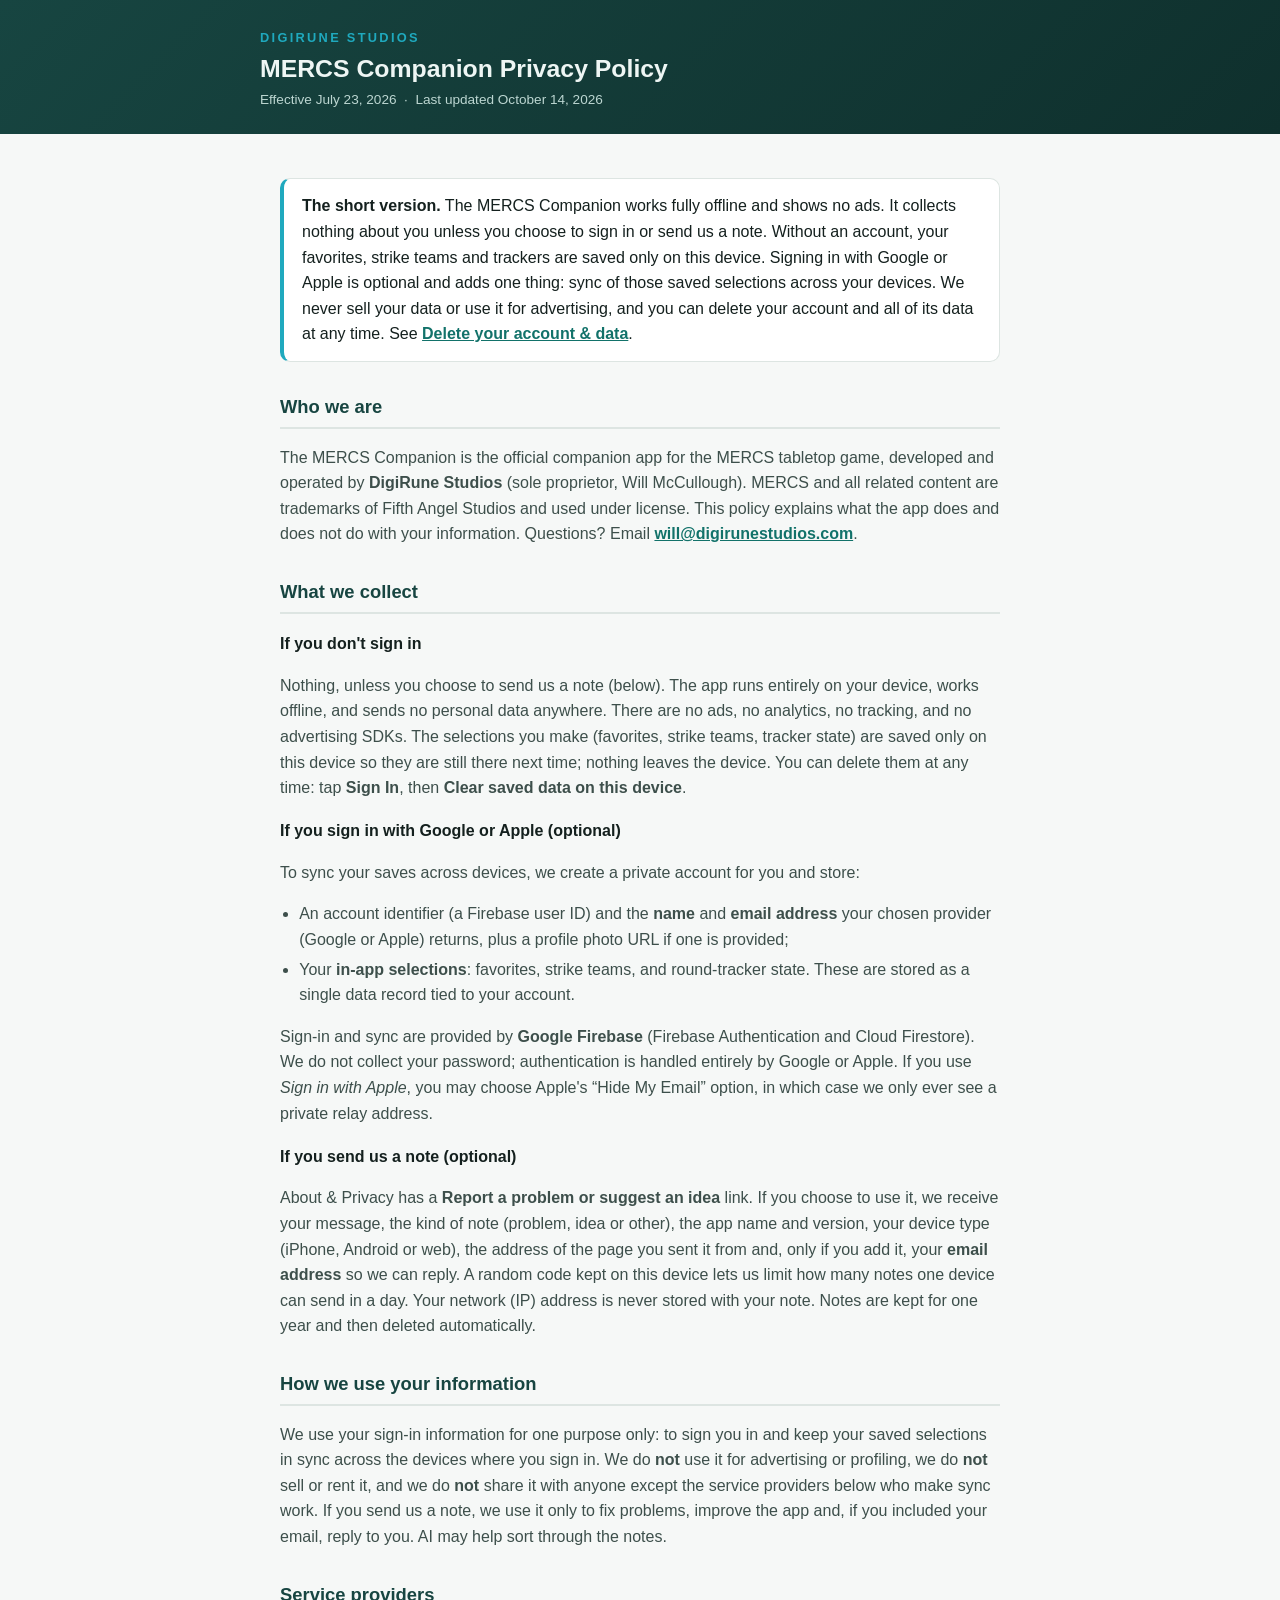
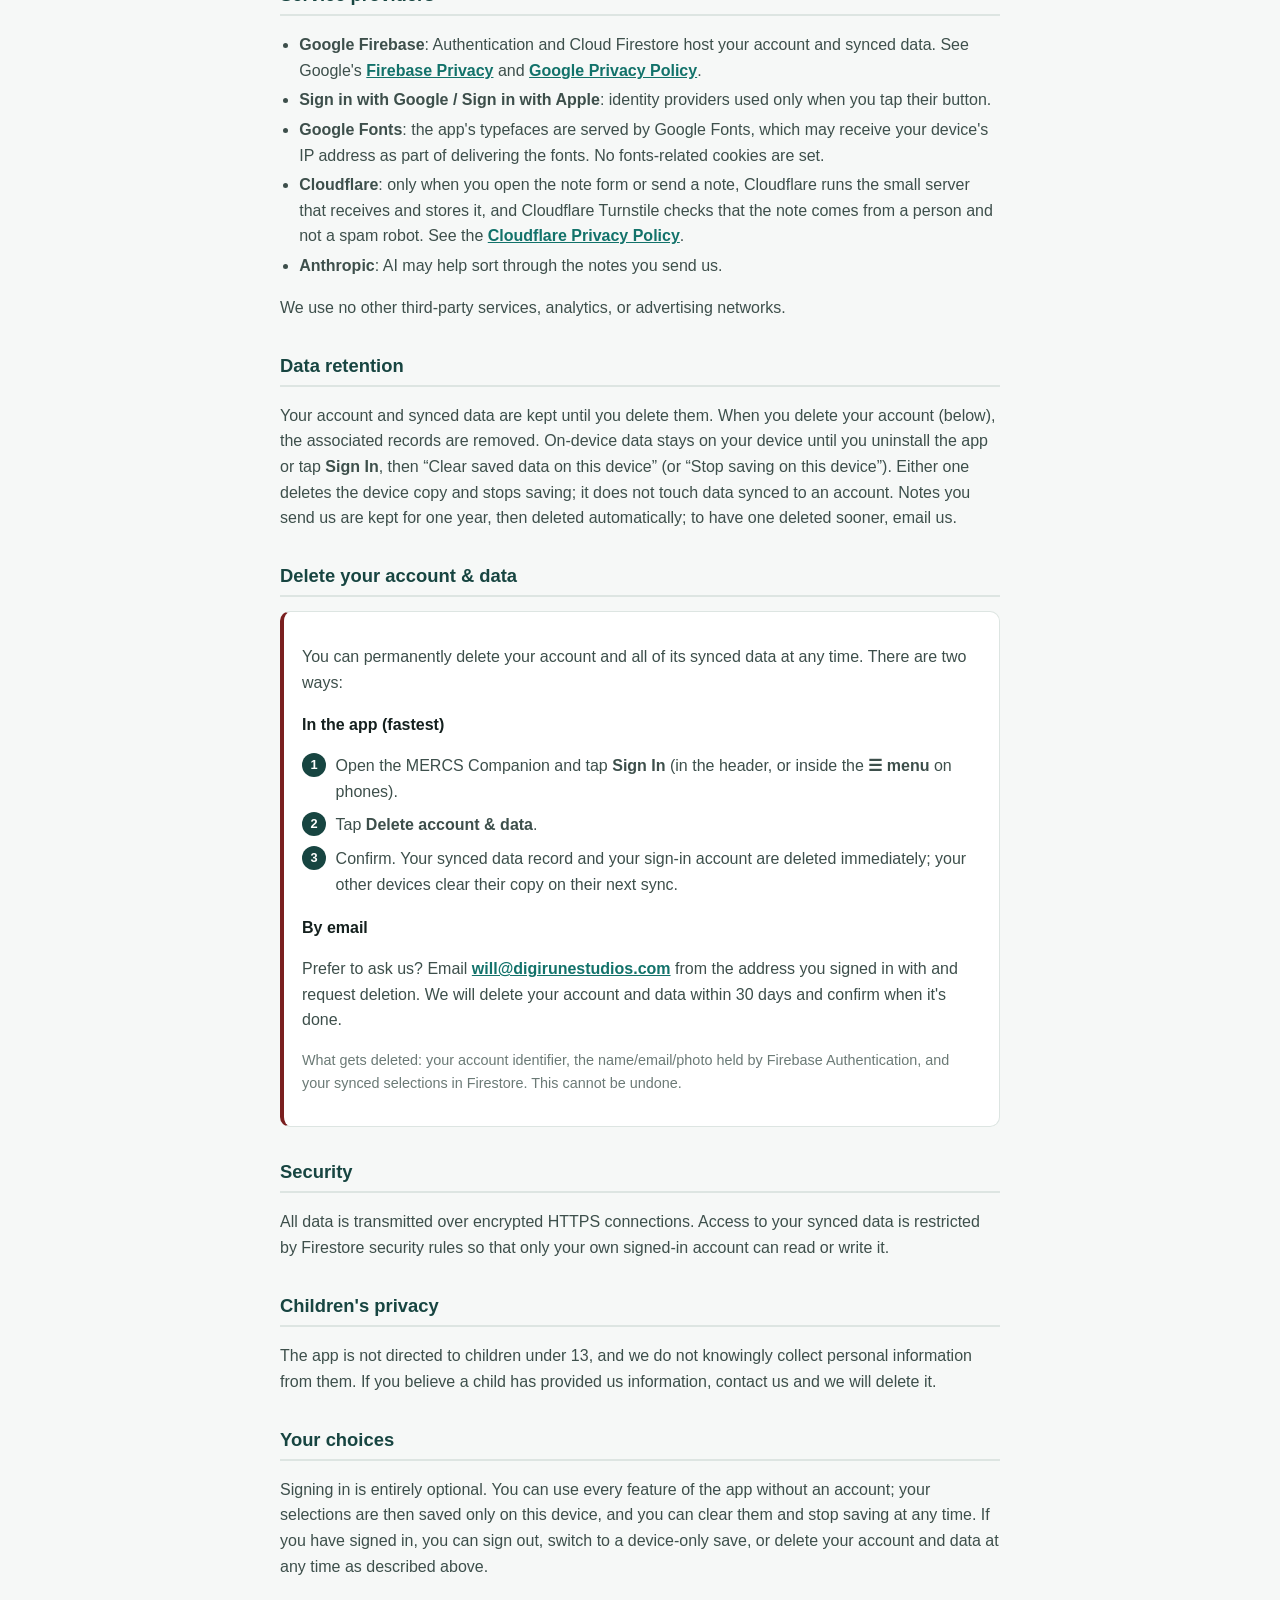
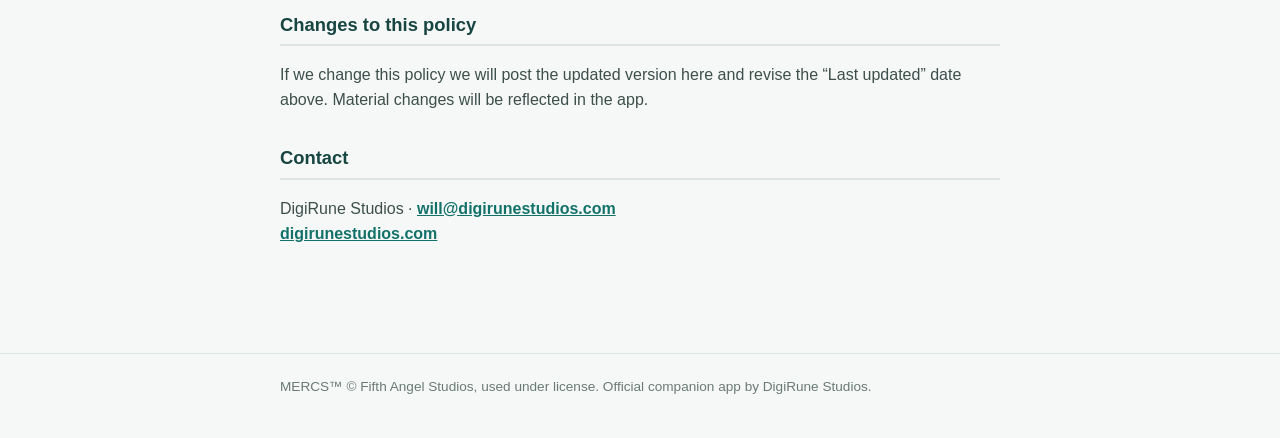
<file: privacy.html>
<!doctype html>
<html lang="en">
<head>
<meta charset="utf-8">
<meta name="viewport" content="width=device-width, initial-scale=1, viewport-fit=cover">
<title>Privacy Policy &amp; Account Deletion | MERCS Companion</title>
<meta name="description" content="Privacy policy and account &amp; data deletion instructions for the official MERCS Companion app by DigiRune Studios.">
<meta name="robots" content="index,follow">
<style>
  :root{
    --teal:#174541; --teal-d:#0f302d; --cyan:#1fa9be; --ink:#14201e; --ink2:#3d4f4b;
    --paper:#f6f8f7; --card:#ffffff; --line:#dde5e2; --danger:#7a1f1f;
  }
  *{box-sizing:border-box}
  html{-webkit-text-size-adjust:100%}
  body{margin:0;background:var(--paper);color:var(--ink);
    font-family:-apple-system,BlinkMacSystemFont,"Segoe UI",Roboto,Arial,sans-serif;line-height:1.6}
  header{background:linear-gradient(135deg,var(--teal),var(--teal-d));color:#eef6f4;
    padding:calc(env(safe-area-inset-top,0px) + 28px) 20px 24px}
  .wrap{max-width:760px;margin:0 auto;padding:0 20px}
  header .wrap{padding:0}
  .brand{font-size:.8rem;letter-spacing:.18em;text-transform:uppercase;color:var(--cyan);font-weight:700;margin:0 0 .35rem}
  h1{margin:.1rem 0 .3rem;font-size:1.55rem;line-height:1.2}
  header .meta{font-size:.85rem;color:#bcd6d1;margin:.2rem 0 0}
  main{padding:26px 0 60px}
  h2{font-size:1.15rem;margin:1.9rem 0 .5rem;color:var(--teal);border-bottom:2px solid var(--line);padding-bottom:.3rem}
  h3{font-size:1rem;margin:1.1rem 0 .3rem}
  p,li{color:var(--ink2)}
  a{color:#12726a;font-weight:600}
  ul{padding-left:1.2rem}
  li{margin:.25rem 0}
  .tldr{background:var(--card);border:1px solid var(--line);border-left:4px solid var(--cyan);
    border-radius:10px;padding:14px 18px;margin:18px 0}
  .tldr strong{color:var(--ink)}
  .delete{background:#fff;border:1px solid var(--line);border-left:4px solid var(--danger);
    border-radius:10px;padding:16px 18px;margin:14px 0}
  .steps{counter-reset:s;list-style:none;padding-left:0}
  .steps li{position:relative;padding-left:2.1rem;margin:.5rem 0}
  .steps li::before{counter-increment:s;content:counter(s);position:absolute;left:0;top:0;
    width:1.5rem;height:1.5rem;border-radius:50%;background:var(--teal);color:#fff;
    font-size:.8rem;font-weight:700;display:flex;align-items:center;justify-content:center}
  code{background:#eef2f1;padding:1px 6px;border-radius:4px;font-size:.9em}
  footer{border-top:1px solid var(--line);margin-top:30px;padding:22px 0 40px;color:#6b7a76;font-size:.85rem}
  footer .wrap{color:#6b7a76}
  .muted{color:#6b7a76;font-size:.9rem}
</style>
</head>
<body>
<header>
  <div class="wrap">
    <p class="brand">DigiRune Studios</p>
    <h1>MERCS Companion Privacy Policy</h1>
    <p class="meta">Effective July 23, 2026 &nbsp;·&nbsp; Last updated October 14, 2026</p>
  </div>
</header>

<main>
<div class="wrap">

  <div class="tldr">
    <strong>The short version.</strong> The MERCS Companion works fully offline and shows no ads.
    It collects nothing about you unless you choose to sign in or send us a note. Without an account, your favorites,
    strike teams and trackers are saved only on this device. Signing in with Google or Apple is
    optional and adds one thing: sync of those saved selections across your devices. We never
    sell your data or use it for advertising, and you can delete your account and all of its data at
    any time. See <a href="#delete">Delete your account &amp; data</a>.
  </div>

  <h2>Who we are</h2>
  <p>The MERCS Companion is the official companion app for the MERCS tabletop game, developed and
  operated by <strong>DigiRune Studios</strong> (sole proprietor, Will McCullough). MERCS and all
  related content are trademarks of Fifth Angel Studios and used under license. This policy explains
  what the app does and does not do with your information. Questions? Email
  <a href="mailto:will@digirunestudios.com">will@digirunestudios.com</a>.</p>

  <h2>What we collect</h2>
  <h3>If you don't sign in</h3>
  <p>Nothing, unless you choose to send us a note (below). The app runs entirely on your device, works offline, and sends no personal data
  anywhere. There are no ads, no analytics, no tracking, and no advertising SDKs. The selections you
  make (favorites, strike teams, tracker state) are saved only on this device so they are still there
  next time; nothing leaves the device. You can delete them at any time: tap <strong>Sign In</strong>,
  then <strong>Clear saved data on this device</strong>.</p>

  <h3>If you sign in with Google or Apple (optional)</h3>
  <p>To sync your saves across devices, we create a private account for you and store:</p>
  <ul>
    <li>An account identifier (a Firebase user ID) and the <strong>name</strong> and
      <strong>email address</strong> your chosen provider (Google or Apple) returns, plus a profile
      photo URL if one is provided;</li>
    <li>Your <strong>in-app selections</strong>: favorites, strike teams, and round-tracker state.
      These are stored as a single data record tied to your account.</li>
  </ul>
  <p>Sign-in and sync are provided by <strong>Google Firebase</strong> (Firebase Authentication and
  Cloud Firestore). We do not collect your password; authentication is handled entirely by Google or
  Apple. If you use <em>Sign in with Apple</em>, you may choose Apple's &ldquo;Hide My Email&rdquo;
  option, in which case we only ever see a private relay address.</p>

  <h3>If you send us a note (optional)</h3>
  <p>About &amp; Privacy has a <strong>Report a problem or suggest an idea</strong> link. If you choose
  to use it, we receive your message, the kind of note (problem, idea or other), the app name and
  version, your device type (iPhone, Android or web), the address of the page you sent it from and, only
  if you add it, your <strong>email address</strong> so we can reply. A random code kept on this device lets us limit how
  many notes one device can send in a day. Your network (IP) address is never stored with your note.
  Notes are kept for one year and then deleted automatically.</p>

  <h2>How we use your information</h2>
  <p>We use your sign-in information for one purpose only: to sign you in and keep your saved selections in sync across the
  devices where you sign in. We do <strong>not</strong> use it for advertising or profiling, we do
  <strong>not</strong> sell or rent it, and we do <strong>not</strong> share it with anyone except the
  service providers below who make sync work. If you send us a note, we use it only to fix problems, improve the app and, if you included your email, reply to you. AI may help sort through the notes.</p>

  <h2>Service providers</h2>
  <ul>
    <li><strong>Google Firebase</strong>: Authentication and Cloud Firestore host your account and
      synced data. See Google's
      <a href="https://firebase.google.com/support/privacy" target="_blank" rel="noopener">Firebase Privacy</a>
      and <a href="https://policies.google.com/privacy" target="_blank" rel="noopener">Google Privacy Policy</a>.</li>
    <li><strong>Sign in with Google / Sign in with Apple</strong>: identity providers used only when
      you tap their button.</li>
    <li><strong>Google Fonts</strong>: the app's typefaces are served by Google Fonts, which may
      receive your device's IP address as part of delivering the fonts. No fonts-related cookies are set.</li>
    <li><strong>Cloudflare</strong>: only when you open the note form or send a note, Cloudflare runs the small server that
      receives and stores it, and Cloudflare Turnstile checks that the note comes from a person and not a
      spam robot. See the <a href="https://www.cloudflare.com/privacypolicy/" target="_blank" rel="noopener">Cloudflare Privacy Policy</a>.</li>
    <li><strong>Anthropic</strong>: AI may help sort through the notes you send us.</li>
  </ul>
  <p>We use no other third-party services, analytics, or advertising networks.</p>

  <h2>Data retention</h2>
  <p>Your account and synced data are kept until you delete them. When you delete your account (below),
  the associated records are removed. On-device data stays on your device until you uninstall the app
  or tap <strong>Sign In</strong>, then &ldquo;Clear saved data on this device&rdquo; (or &ldquo;Stop
  saving on this device&rdquo;). Either one deletes the device copy and stops saving; it does not touch
  data synced to an account. Notes you send us are kept for one year, then deleted automatically; to have one deleted sooner, email us.</p>

  <h2 id="delete">Delete your account &amp; data</h2>
  <div class="delete">
    <p>You can permanently delete your account and all of its synced data at any time. There are two ways:</p>
    <h3 style="margin-top:.4rem">In the app (fastest)</h3>
    <ol class="steps">
      <li>Open the MERCS Companion and tap <strong>Sign In</strong> (in the header, or inside the
        <strong>&#9776; menu</strong> on phones).</li>
      <li>Tap <strong>Delete account &amp; data</strong>.</li>
      <li>Confirm. Your synced data record and your sign-in account are deleted immediately; your other
        devices clear their copy on their next sync.</li>
    </ol>
    <h3>By email</h3>
    <p>Prefer to ask us? Email <a href="mailto:will@digirunestudios.com?subject=MERCS%20account%20deletion">will@digirunestudios.com</a>
      from the address you signed in with and request deletion. We will delete your account and data
      within 30 days and confirm when it's done.</p>
    <p class="muted">What gets deleted: your account identifier, the name/email/photo held by Firebase
      Authentication, and your synced selections in Firestore. This cannot be undone.</p>
  </div>

  <h2>Security</h2>
  <p>All data is transmitted over encrypted HTTPS connections. Access to your synced data is restricted
  by Firestore security rules so that only your own signed-in account can read or write it.</p>

  <h2>Children's privacy</h2>
  <p>The app is not directed to children under 13, and we do not knowingly collect personal information
  from them. If you believe a child has provided us information, contact us and we will delete it.</p>

  <h2>Your choices</h2>
  <p>Signing in is entirely optional. You can use every feature of the app without an account; your
  selections are then saved only on this device, and you can clear them and stop saving at any time.
  If you have signed in, you can sign out, switch to a device-only save, or delete your account and data
  at any time as described above.</p>

  <h2>Changes to this policy</h2>
  <p>If we change this policy we will post the updated version here and revise the &ldquo;Last
  updated&rdquo; date above. Material changes will be reflected in the app.</p>

  <h2>Contact</h2>
  <p>DigiRune Studios · <a href="mailto:will@digirunestudios.com">will@digirunestudios.com</a><br>
  <a href="https://digirunestudios.com" target="_blank" rel="noopener">digirunestudios.com</a></p>

</div>
</main>

<footer>
  <div class="wrap">
    MERCS™ © Fifth Angel Studios, used under license. Official companion app by DigiRune Studios.
  </div>
</footer>
</body>
</html>
</file>
